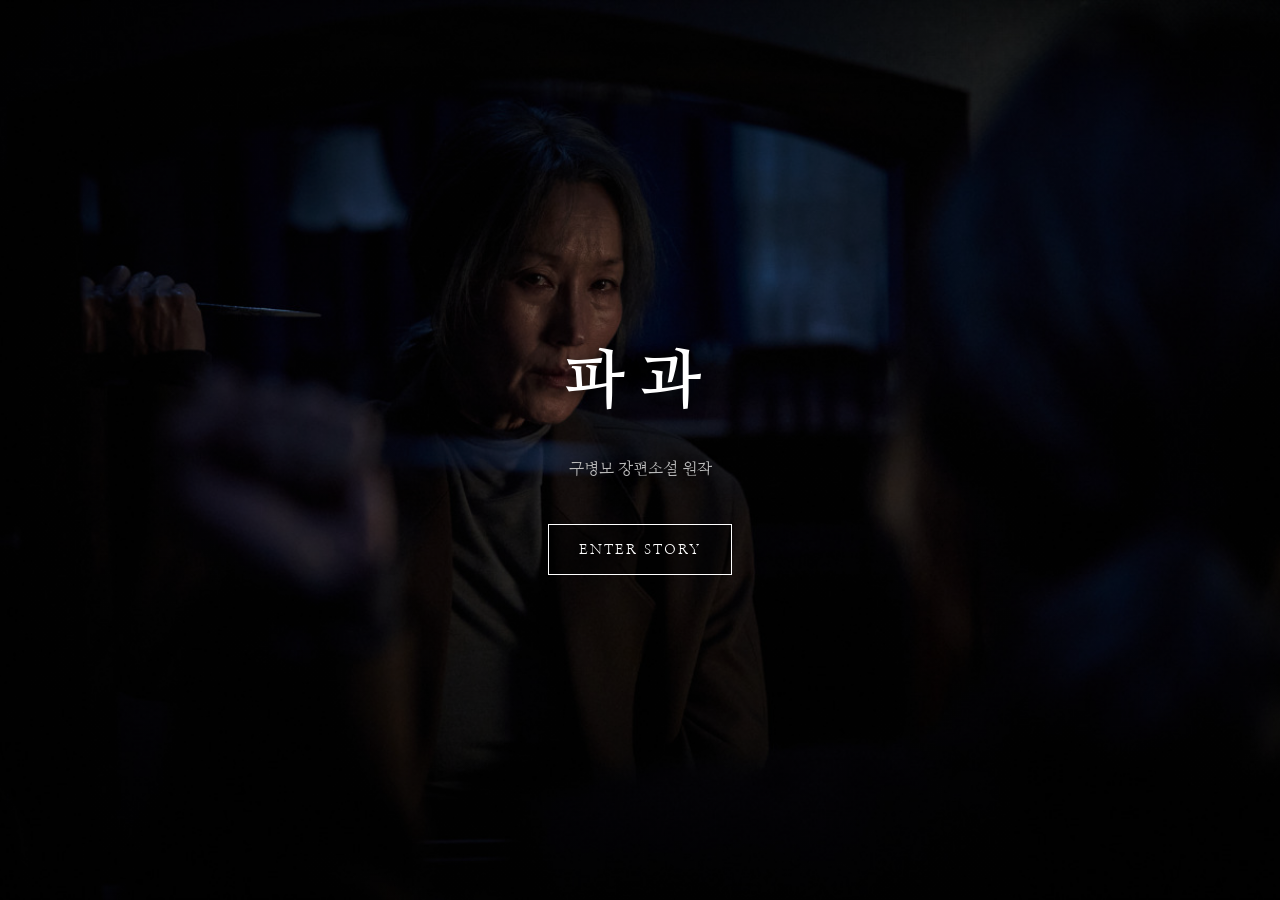
<file: index.html>
<!DOCTYPE html>
<html lang="ko">
<head>
    <meta charset="UTF-8">
    <meta name="viewport" content="width=device-width, initial-scale=1.0">
    <title>파과</title>
    <link rel="stylesheet" href="style.css">
    <link href="https://fonts.googleapis.com/css2?family=Nanum+Myeongjo:wght@400;700&display=swap" rel="stylesheet">
</head>
<body class="intro-body">
    <header class="intro-section">
        <div class="intro-content">
            <h1>파과</h1>
            <p class="subtitle">구병모 장편소설 원작</p>
            <a href="story.html" class="enter-btn">ENTER STORY</a>
        </div>
    </header>
</body>
</html>
</file>
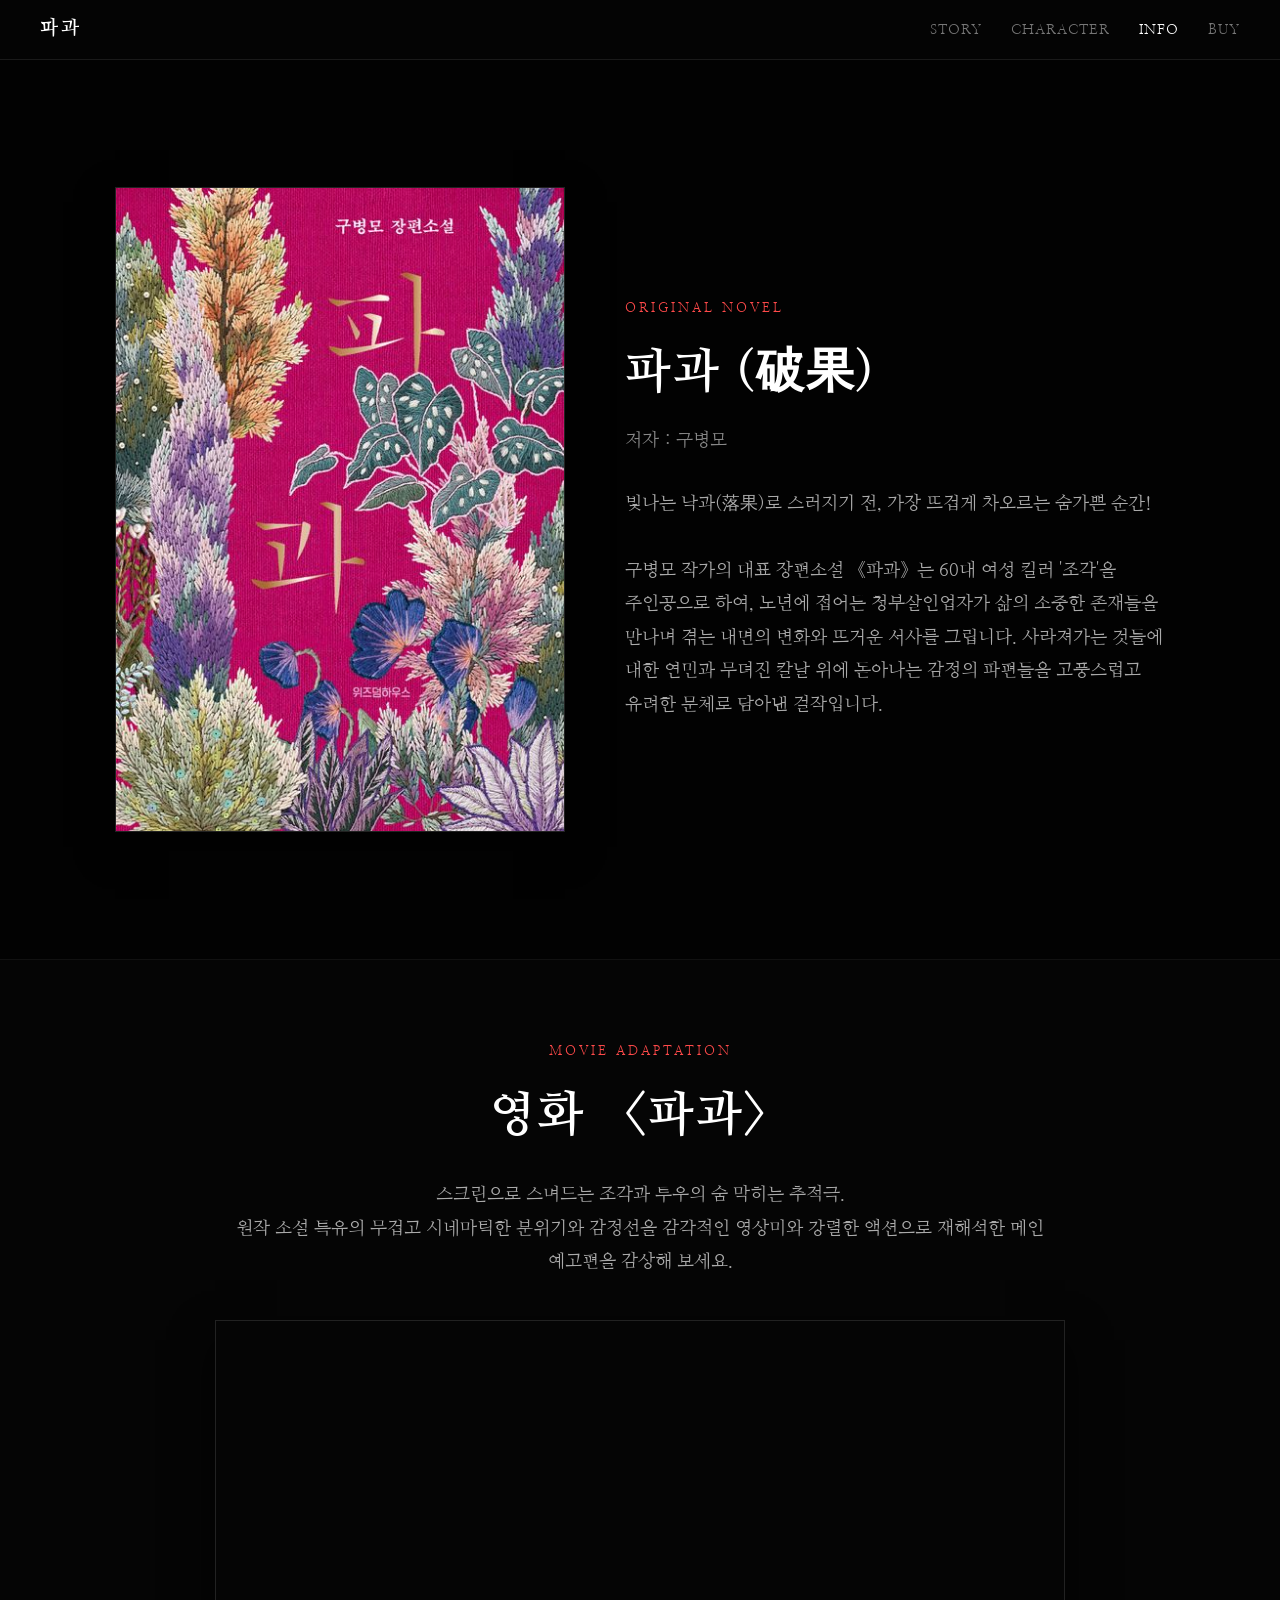
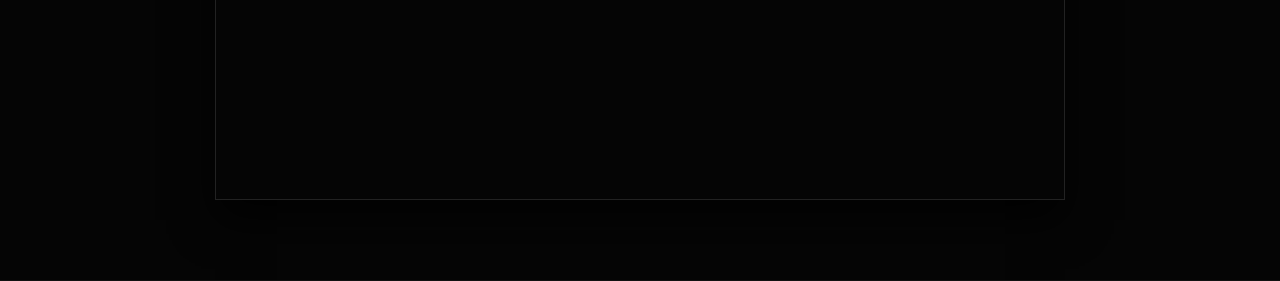
<file: info.html>
<!DOCTYPE html>
<html lang="ko">
<head>
    <meta charset="UTF-8">
    <meta name="viewport" content="width=device-width, initial-scale=1.0">
    <title>파과 - Info</title>
    <link rel="stylesheet" href="style.css">
    <link href="https://fonts.googleapis.com/css2?family=Nanum+Myeongjo:wght@400;700&display=swap" rel="stylesheet">
</head>
<body>

    <nav class="top-nav" onclick="window.scrollTo({top: 0, behavior: 'smooth'});" style="cursor: pointer;">
        <div class="logo">파과</div>
        <div class="nav-links">
            <a href="story.html">STORY</a>
            <a href="character.html">CHARACTER</a>
            <a href="info.html" class="active">INFO</a>
            <a href="https://product.kyobobook.co.kr/detail/S000001808685" target="_blank">BUY</a>
        </div>
    </nav>

    <main class="info-container">
        <section class="info-section">
            <div class="info-wrap">
                <div class="info-img-box">
                    <img src="9791171712816.jpg" alt="파과 책 표지">
                </div>
                <div class="info-text">
                    <span class="info-tag">ORIGINAL NOVEL</span>
                    <h2 class="info-title">파과 (破果)</h2>
                    <p class="info-author">저자 : 구병모</p>
                    <p class="info-desc">
                        빛나는 낙과(落果)로 스러지기 전, 가장 뜨겁게 차오르는 숨가쁜 순간!<br><br>
                        구병모 작가의 대표 장편소설 《파과》는 60대 여성 킬러 '조각'을 주인공으로 하여, 노년에 접어든 청부살인업자가 삶의 소중한 존재들을 만나며 겪는 내면의 변화와 뜨거운 서사를 그립니다. 사라져가는 것들에 대한 연민과 무뎌진 칼날 위에 돋아나는 감정의 파편들을 고풍스럽고 유려한 문체로 담아낸 걸작입니다.
                    </p>
                </div>
            </div>
        </section>

        <section class="info-section video-section">
            <div class="video-wrap">
                <div class="video-text">
                    <span class="info-tag">MOVIE ADAPTATION</span>
                    <h2 class="info-title">영화 〈파과〉</h2>
                    <p class="info-desc">
                        스크린으로 스며드는 조각과 투우의 숨 막히는 추적극.<br>
                        원작 소설 특유의 무겁고 시네마틱한 분위기와 감정선을 감각적인 영상미와 강렬한 액션으로 재해석한 메인 예고편을 감상해 보세요.
                    </p>
                </div>
                <div class="youtube-container">
                    <iframe src="https://www.youtube.com/embed/J1N2aR9Nkj4" title="영화 파과 메인 예고편" frameborder="0" allow="accelerometer; autoplay; clipboard-write; encrypted-media; gyroscope; picture-in-picture; web-share" allowfullscreen></iframe>
                </div>
            </div>
        </section>
    </main>

</body>
</html>
</file>
<file: style.css>
/* 기본 설정 초기화 및 부드러운 스크롤 */
/* 기본 설정 및 부드러운 스크롤 */
html {
    scroll-behavior: smooth;
}

* {
    margin: 0;
    padding: 0;
    box-sizing: border-box;
}

/* [기본 배경] 캐릭터, 인포 페이지는 기본 바디 스타일을 따라 검은색 단색이 됩니다 */
body {
    background-color: #020202;
    color: #e0e0e0;
    font-family: 'Nanum Myeongjo', serif;
    line-height: 1.8;
}

/* --- 1. 인트로 페이지 전용 배경 (index.html) --- */
.intro-body {
    /* 💡 확장자를 .jpeg로 정확하게 매칭했습니다 */
    background-image: linear-gradient(rgba(0, 0, 0, 0.45), rgba(0, 0, 0, 0.45)), url('main-bg.jpeg');
    background-size: cover;
    background-position: center;
    background-attachment: fixed;
    overflow: hidden;
}

.intro-section {
    height: 100vh;
    display: flex;
    justify-content: center;
    align-items: center;
    text-align: center;
}

.intro-content h1 {
    font-size: 4rem;
    letter-spacing: 15px;
    margin-bottom: 15px;
    color: #fff;
    text-shadow: 0 4px 15px rgba(0,0,0,0.9);
}

.intro-content .subtitle {
    color: #bbb;
    margin-bottom: 40px;
    text-shadow: 0 2px 8px rgba(0,0,0,0.9);
}

.enter-btn {
    display: inline-block;
    color: #fff;
    text-decoration: none;
    border: 1px solid #fff;
    padding: 12px 30px;
    font-size: 0.9rem;
    letter-spacing: 2px;
    transition: all 0.3s;
    background-color: rgba(0,0,0,0.4);
}

.enter-btn:hover {
    background-color: #fff;
    color: #000;
}

/* --- 2. 스토리 페이지 전용 배경 (story.html) --- */
.story-body {
    background: linear-gradient(to bottom, #ffffff 0%, #dcdcdc 30%, #404040 70%, #050505 100%);
    background-attachment: scroll;
    color: #111;
}

.story-body .top-nav .logo { color: #fff; }
.story-body .top-nav .nav-links a { color: #aaa; }
.story-body .top-nav .nav-links a:hover, .story-body .top-nav .nav-links a.active { color: #fff; }
.story-body h2 { color: #111; }
.story-body .text-box p { color: #222; font-weight: 500; }
.story-body .side-nav a { background-color: #ffffff; color: #333; border: 1px solid #ccc; }
.story-body .side-nav a:hover { background-color: #111; color: #fff; }

.story-body #chapter4 h2, .story-body #chapter4 p,
.story-body #chapter5 h2, .story-body #chapter5 p {
    color: #fff !important;
}

/* --- 3. 상단 고정 메뉴 바 (공통) --- */
.top-nav {
    position: fixed;
    top: 0;
    left: 0;
    width: 100%;
    height: 60px;
    background-color: rgba(5, 5, 5, 0.95);
    display: flex;
    justify-content: space-between;
    align-items: center;
    padding: 0 40px;
    z-index: 1000;
    border-bottom: 1px solid #1a1a1a;
}

.top-nav .logo {
    font-weight: bold;
    letter-spacing: 3px;
    font-size: 1.2rem;
    color: #fff;
}

.nav-links a {
    color: #777;
    text-decoration: none;
    margin-left: 25px;
    font-size: 0.9rem;
    transition: color 0.3s;
    letter-spacing: 1px;
}

.nav-links a:hover, .nav-links a.active {
    color: #fff;
}

/* --- 4. 우측 고정 네비게이션 (공통) --- */
.side-nav {
    position: fixed;
    right: 30px;
    top: 50%;
    transform: translateY(-50%);
    display: flex;
    flex-direction: column;
    gap: 15px;
    z-index: 1000;
}

.side-nav a {
    color: #555;
    text-decoration: none;
    font-size: 0.85rem;
    width: 25px;
    height: 25px;
    border: 1px solid #333;
    border-radius: 50%;
    display: flex;
    justify-content: center;
    align-items: center;
    transition: all 0.3s;
    background-color: #050505;
}

.side-nav a:hover {
    color: #fff;
    border-color: #fff;
    background-color: #222;
}

/* --- 5. 스토리 본문 컨테이너 --- */
.story-container {
    max-width: 800px;
    margin: 0 auto;
    padding: 60px 20px 150px 20px;
}

.story-panel {
    padding-top: 100px;
    margin-bottom: 180px;
    text-align: center;
}

.chapter-num {
    font-size: 0.8rem;
    color: #ff4a4a;
    letter-spacing: 3px;
    display: block;
    margin-bottom: 10px;
}

.story-panel h2 {
    font-size: 1.8rem;
    margin-bottom: 30px;
    letter-spacing: 2px;
}

.story-panel img {
    width: 100%;
    height: auto;
    margin-bottom: 40px;
    border: 1px solid #222;
}

.text-box p {
    font-size: 1.1rem;
    word-break: keep-all;
}

/* --- 6. 캐릭터 페이지 전용 스타일 --- */
.character-container {
    padding-top: 60px;
    background-color: #020202;
}

.char-section {
    min-height: 100vh;
    display: flex;
    justify-content: center;
    align-items: center;
    padding: 80px 40px;
    border-bottom: 1px solid #111;
}

.char-wrap {
    max-width: 1000px;
    width: 100%;
    display: flex;
    justify-content: space-between;
    align-items: center;
    gap: 60px;
}

.char-wrap.reverse {
    flex-direction: row-reverse;
}

.char-info {
    flex: 1;
}

.char-role {
    font-size: 0.75rem;
    color: #ff4a4a;
    letter-spacing: 3px;
    display: block;
    margin-bottom: 10px;
}

.char-name {
    font-size: 3rem;
    color: #fff;
    margin-bottom: 20px;
    letter-spacing: 4px;
}

.char-meta {
    list-style: none;
    margin-bottom: 25px;
    border-left: 2px solid #333;
    padding-left: 15px;
}

.char-meta li {
    font-size: 1rem;
    color: #aaa;
    margin-bottom: 5px;
}

.char-meta strong {
    color: #fff;
}

.char-desc {
    font-size: 1.1rem;
    color: #999;
    line-height: 1.8;
    word-break: keep-all;
}

.char-img-box {
    flex: 1;
    display: flex;
    justify-content: center;
}

.char-img-box img {
    max-width: 100%;
    height: auto;
    border: 1px solid #222;
    filter: grayscale(30%);
    transition: filter 0.5s;
}

.char-img-box img:hover {
    filter: grayscale(0%);
}

/* 엑스트라 그리드 */
.extras-section {
    flex-direction: column;
    justify-content: center;
    background-color: #050505;
}

.extras-title {
    text-align: center;
    margin-bottom: 60px;
}

.extras-title span {
    font-size: 0.8rem;
    color: #666;
    letter-spacing: 4px;
}

.extras-title h2 {
    font-size: 2rem;
    color: #fff;
    margin-top: 10px;
    letter-spacing: 2px;
}

.extras-grid {
    display: grid;
    grid-template-columns: repeat(4, 1fr);
    gap: 30px;
    max-width: 1100px;
    width: 100%;
}

.extra-card {
    text-align: center;
    background-color: #0c0c0c;
    padding: 20px 15px;
    border: 1px solid #151515;
    transition: transform 0.3s, border-color 0.3s;
}

.extra-card:hover {
    transform: translateY(-10px);
    border-color: #333;
}

.extra-card img {
    width: 100%;
    height: auto;
    margin-bottom: 15px;
    border: 1px solid #222;
}

.extra-card h3 {
    font-size: 1.1rem;
    color: #ccc;
    font-weight: normal;
    letter-spacing: 1px;
}

/* --- 7. 정보(Info) 페이지 전용 스타일 --- */
.info-container {
    padding-top: 60px;
    background-color: #020202;
}

.info-section {
    min-height: 100vh;
    display: flex;
    justify-content: center;
    align-items: center;
    padding: 80px 40px;
    border-bottom: 1px solid #111;
}

.info-wrap {
    max-width: 1050px;
    width: 100%;
    display: flex;
    align-items: center;
    gap: 60px;
}

.info-img-box {
    flex: 1;
    display: flex;
    justify-content: center;
}

.info-img-box img {
    max-width: 100%;
    height: auto;
    border: 1px solid #222;
    box-shadow: 0 15px 35px rgba(0,0,0,0.6);
}

.info-text {
    flex: 1.2;
}

.info-tag {
    font-size: 0.8rem;
    color: #ff4a4a;
    letter-spacing: 3px;
    display: block;
    margin-bottom: 10px;
}

.info-title {
    font-size: 3rem;
    color: #fff;
    margin-bottom: 10px;
    letter-spacing: 2px;
}

.info-author {
    font-size: 1.1rem;
    color: #888;
    margin-bottom: 30px;
}

.info-desc {
    font-size: 1.1rem;
    color: #aaa;
    line-height: 1.9;
    word-break: keep-all;
}

.video-section {
    background-color: #050505;
}

.video-wrap {
    max-width: 850px;
    width: 100%;
    display: flex;
    flex-direction: column;
    gap: 40px;
}

.video-text {
    text-align: center;
}

.video-text .info-title {
    margin-bottom: 20px;
}

.youtube-container {
    position: relative;
    width: 100%;
    padding-bottom: 56.25%;
    height: 0;
    border: 1px solid #222;
    box-shadow: 0 20px 40px rgba(0,0,0,0.8);
}

.youtube-container iframe {
    position: absolute;
    top: 0;
    left: 0;
    width: 100%;
    height: 100%;
}

/* 반응형 모바일 설정 */
@media (max-width: 850px) {
    .char-wrap, .char-wrap.reverse, .info-wrap {
        flex-direction: column-reverse;
        text-align: center;
        gap: 40px;
    }
    .char-meta {
        border-left: none;
        padding-left: 0;
    }
    .extras-grid {
        grid-template-columns: repeat(2, 1fr);
    }
    .info-title {
        font-size: 2.2rem;
    }
}
/* 💡 사진과 사진 사이의 간격을 살짝 더 넓게 조정 (기존 180px -> 240px) */
.scene-wrap {
    display: flex;
    justify-content: space-between;
    align-items: center;
    gap: 60px;
    margin-bottom: 240px; /* 이 부분을 늘려 간격을 넓혔습니다 */
    max-width: 1000px;
    margin-left: auto;
    margin-right: auto;
}

/* 일반 단락 형태의 챕터(3, 4, 5)들 사이 간격도 함께 넓게 균형 조정 */
.story-panel:not(.cinematic-chapter) {
    max-width: 800px;
    margin: 0 auto;
    padding-top: 100px;
    margin-bottom: 240px; 
    text-align: center;
}
/* 💡 오직 스토리 페이지(.story-container 내의 scene-wrap)의 사진과 텍스트만 세로로 배치합니다. */
.story-container .scene-wrap {
    display: flex;
    flex-direction: column;  /* 가로 배치를 세로 배치로 변경 */
    align-items: center;     /* 사진과 글을 가운데 정렬 */
    gap: 30px;               /* 사진과 바로 밑 설명 글 사이의 간격 */
    margin-bottom: 240px;    /* 사진 세트와 다음 사진 세트 사이의 넓은 간격 */
    max-width: 1000px;
    width: 100%;
    margin-left: auto;
    margin-right: auto;
}

/* 💡 좌우 반전 클래스가 있어도 무조건 세로로 정렬되도록 고정 */
.story-container .scene-wrap.reverse {
    flex-direction: column;  
}

/* 💡 스토리 페이지 내 이미지 크기 최적화 */
.story-container .scene-wrap img {
    width: 100%;
    max-width: 800px;        /* 스토리용 사진의 최대 가로 크기 제한 */
    height: auto;
    max-height: 500px;
    object-fit: cover;
    border-radius: 4px;
    box-shadow: 0 10px 30px rgba(0,0,0,0.5);
}

/* 💡 스토리 페이지 내 텍스트 상자 정렬 */
.story-container .scene-wrap .text-box {
    width: 100%;
    max-width: 800px;        /* 사진 가로폭과 통일 */
    text-align: center;      /* 글귀를 가운데 정렬하여 안정감 부여 */
    padding: 0 20px;
}

.story-container .text-box p {
    font-size: 18px;
    color: #cccccc;
    word-break: keep-all;
    line-height: 1.8;
}
/* ===================================================
   ✨ 스토리 페이지 전용 글자 가독성 극대화 (그림자 추가)
   =================================================== */

/* 1. 챕터 번호와 제목(조각, 투우의 등장 등)에 강력한 블랙 그림자 적용 */
.story-container .chapter-num {
    text-shadow: 0 2px 4px rgba(0, 0, 0, 0.9);
}

.story-container .story-panel h2 {
    color: #ffffff;
    /* 그라디언트 경계선에서도 글자가 뚜렷하게 튀어나오도록 2중 그림자 적용 */
    text-shadow: 0 4px 10px rgba(0, 0, 0, 0.95), 0 2px 4px rgba(0, 0, 0, 0.8);
}

/* 2. 사진 밑에 들어가는 내용 글귀 가독성 확보 */
.story-container .scene-wrap .text-box p {
    color: #ffffff !important; /* 약간 어두웠던 회색을 완전한 흰색으로 변경 */
    font-weight: 500;          /* 글자 두께를 살짝 올려 선명하게 */
    /* 글자 뒤에 어두운 연기처럼 부드러운 그림자를 깔아 배경 분리 */
    text-shadow: 
        0 2px 4px rgba(17, 17, 17, 0.95), 
        0 4px 12px rgba(17, 17, 17, 0.8),
        0 0 20px rgba(17, 17, 17, 0.6); 
}

/* 3. 시네마틱 구조가 아닌 일반 챕터(3, 4, 5)의 내용 글귀도 동일하게 적용 */
.story-panel:not(.cinematic-chapter) .text-box p {
    color: #ffffff !important;
    text-shadow: 
        0 2px 4px rgba(17, 17, 17, 0.95), 
        0 4px 12px rgba(17, 17, 17, 0.8);
}
</file>
